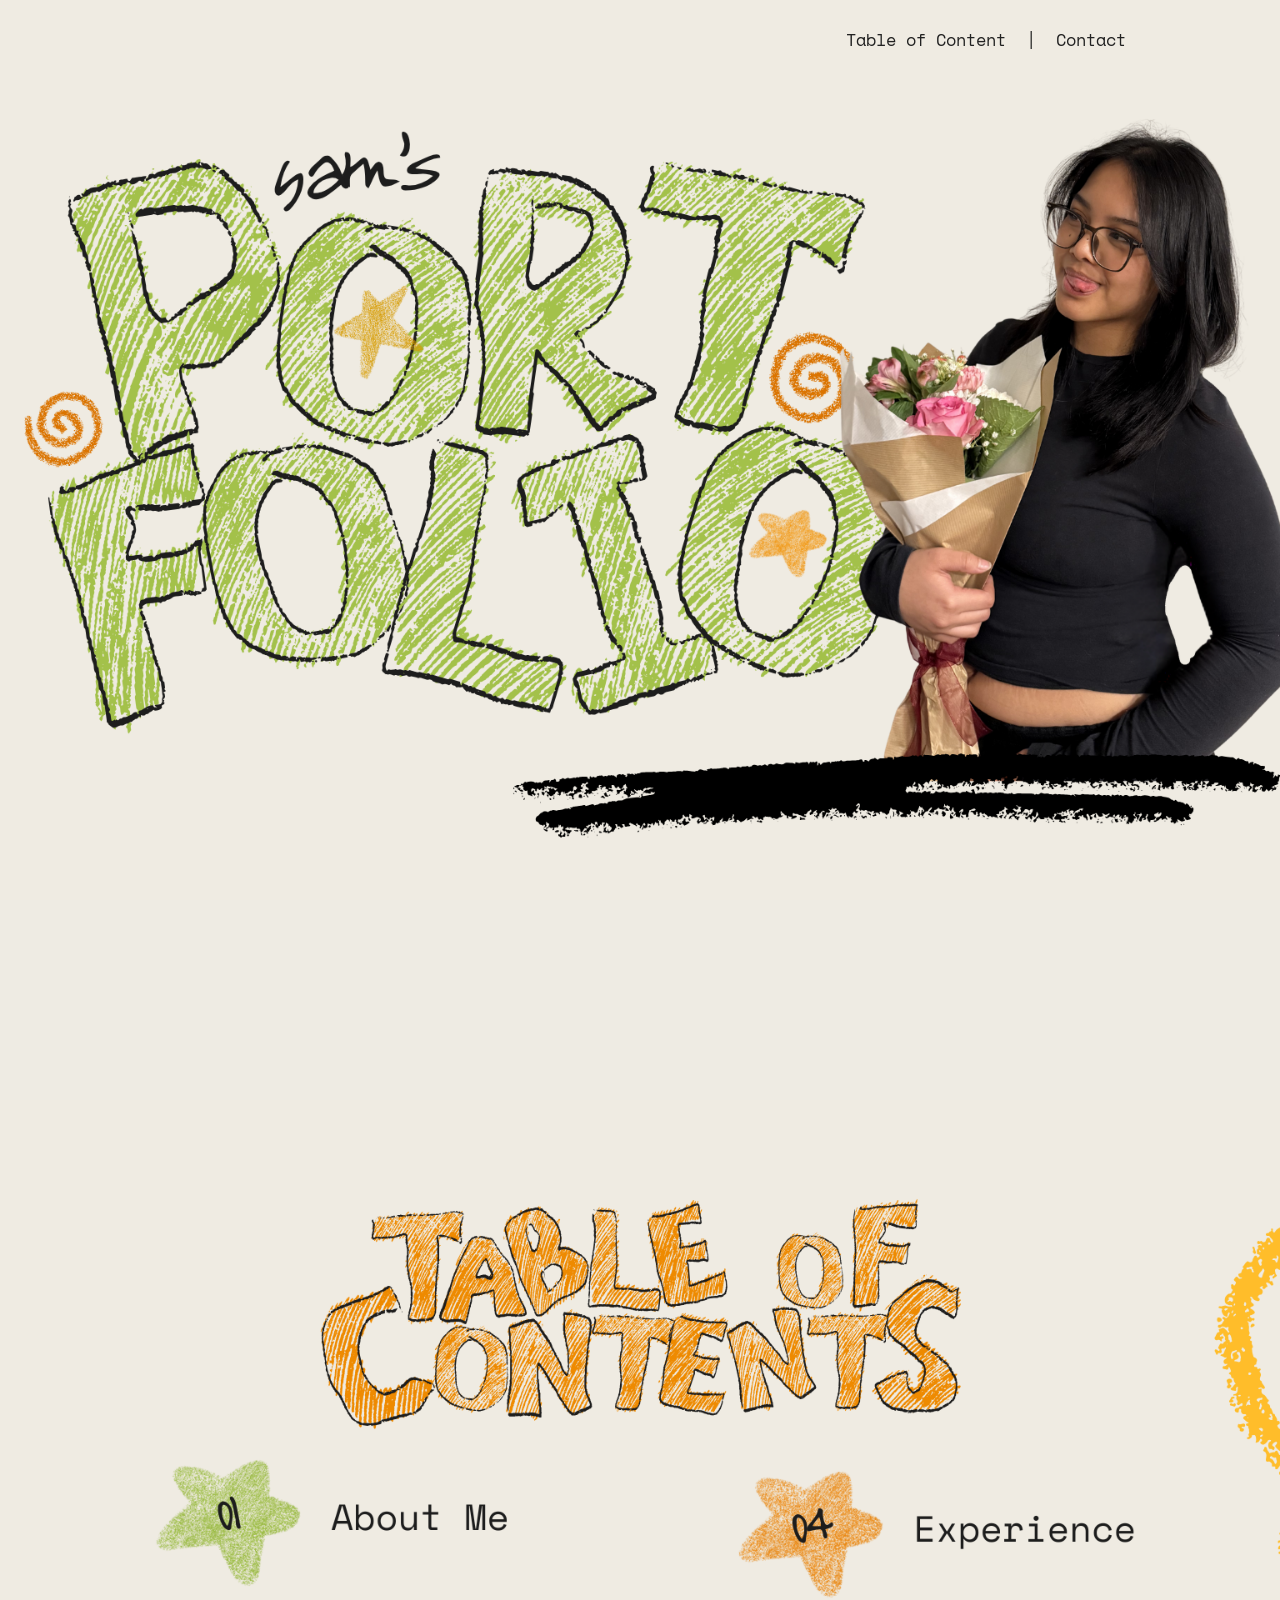
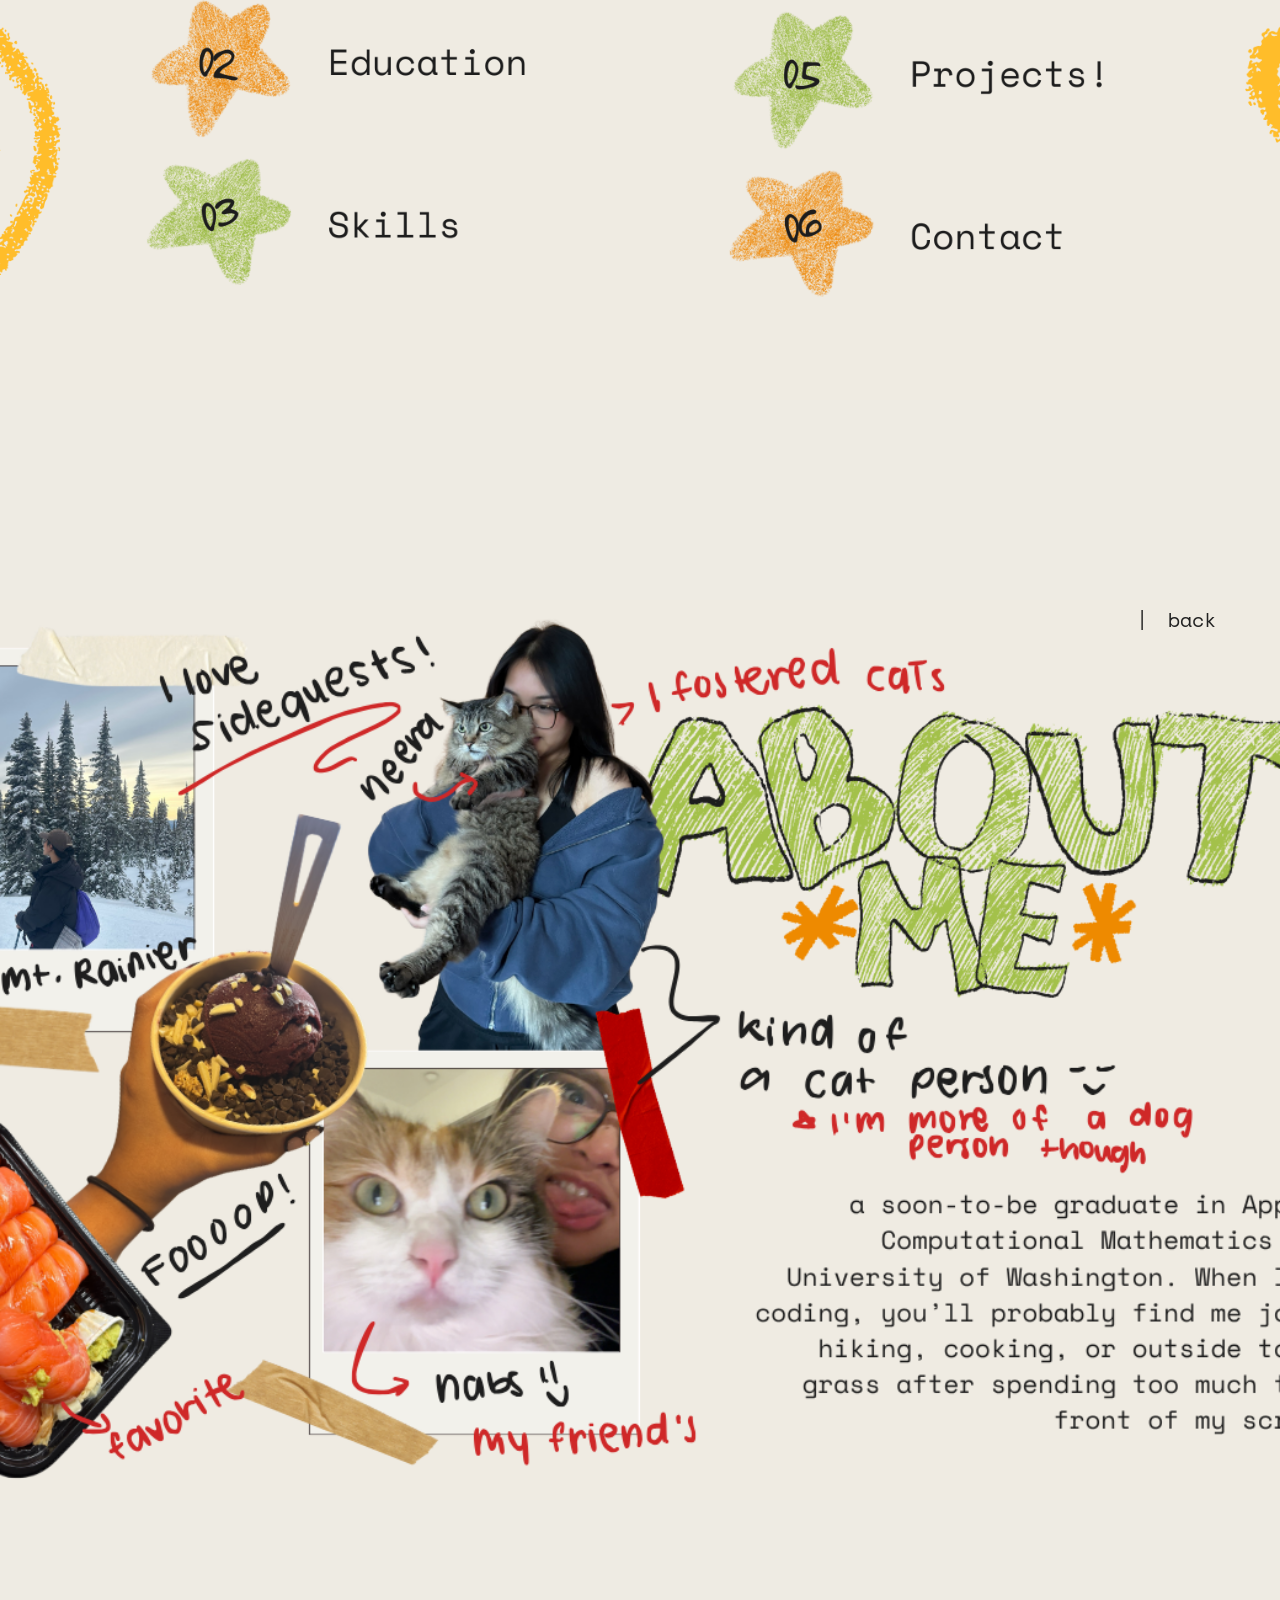
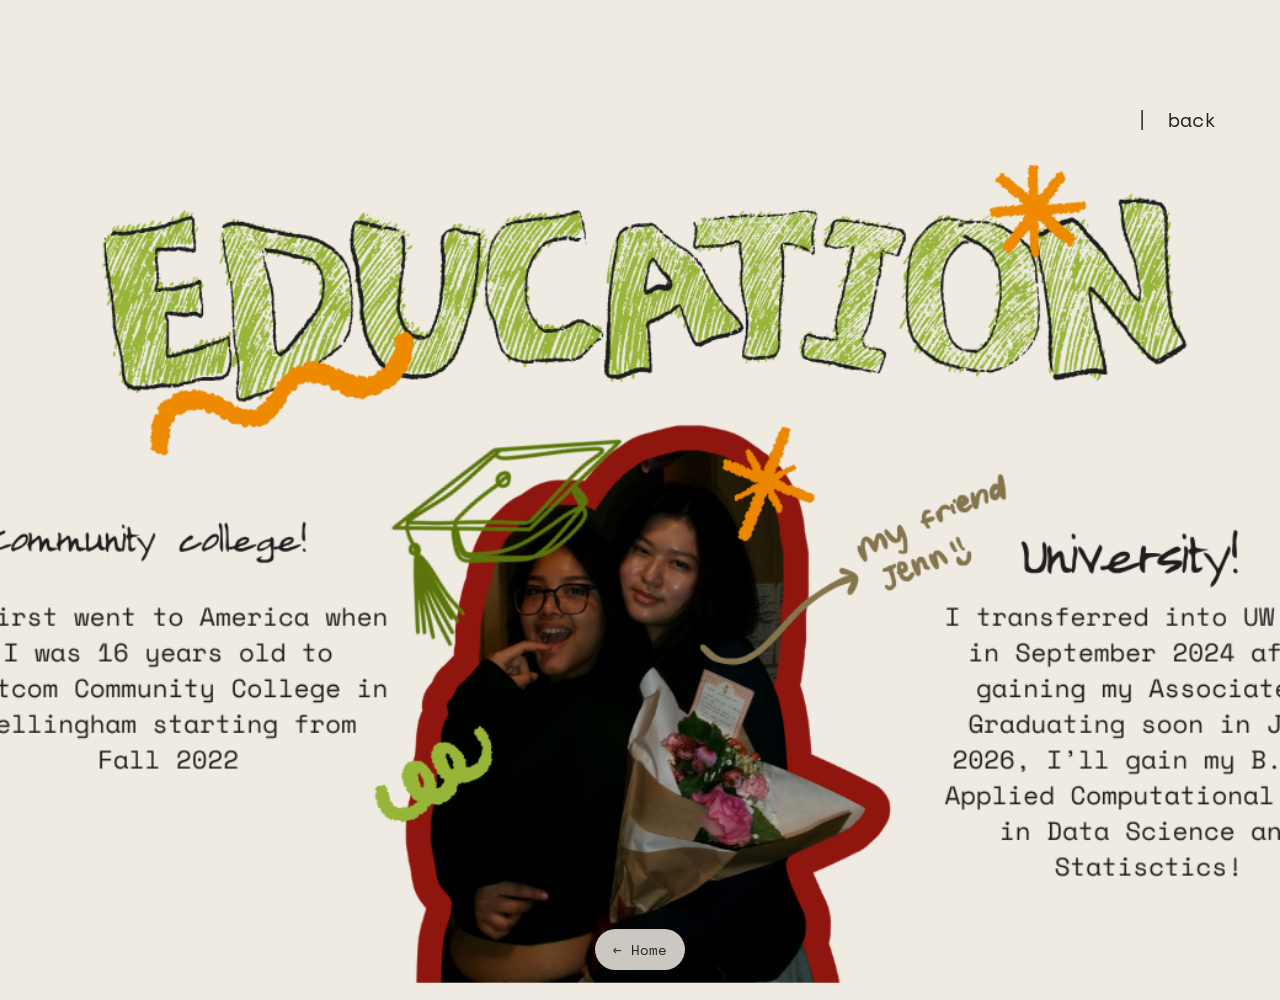
<file: index.html>
<!DOCTYPE html>
<html lang="en">
<head>
  <meta charset="UTF-8" />
  <meta name="viewport" content="width=device-width, initial-scale=1.0" />
  <title>Sam's Portfolio</title>

  <link rel="stylesheet" href="style.css" />

  <link rel="preconnect" href="https://fonts.googleapis.com">
  <link rel="preconnect" href="https://fonts.gstatic.com" crossorigin>
  <link href="https://fonts.googleapis.com/css2?family=Space+Mono&display=swap" rel="stylesheet">
</head>

<body>

  <!-- COVER -->
  <section id="cover" class="slide">
    <div class="slide-wrap">
      <img src="slides/cover.png" alt="Cover page">

      <nav class="navbar">
        <a href="#contents">Table of Content</a>
        <span>|</span>
        <a href="qualifications.html#contact">Contact</a>
      </nav>
  </section>

  <!-- TABLE OF CONTENTS -->
  <section id="contents" class="slide">
    <div class="slide-wrap">
      <img src="slides/content.png" alt="Table of contents">

      <div class="toc-links">
        <a href="#about" class="toc-btn about">About Me</a>
        <a href="#education" class="toc-btn education">Education</a>
        <a href="qualifications.html" class="toc-btn skills">Skills</a>
        <a href="qualifications.html" class="toc-btn experience">Experience</a>
        <a href="qualifications.html#projects" class="toc-btn projects">Projects</a>
        <a href="qualifications.html#contact" class="toc-btn contact">Contact</a>
      </div>
    </div>
  </section>

  <!-- ABOUT -->
  <section id="about" class="slide">
    <div class="slide-wrap">
      <img src="slides/about.png" alt="About me">
      <nav class= "back">
        <span>|</span>
        <a href="#contents"> back
        </a>
        </nav>
    </div>
  </section>

  <!-- EDUCATION -->
  <section id="education" class="slide">
    <div class="slide-wrap">
      <img src="slides/edu.png" alt="Education">
      <nav class= "back">
        <span>|</span>
        <a href="#contents"> back
        </a>
        </nav>
        <footer class="footer-nav">
        <a href="#cover">← Home</a>
      </footer>
    </div>
  </section>

</body>
</html>
</file>
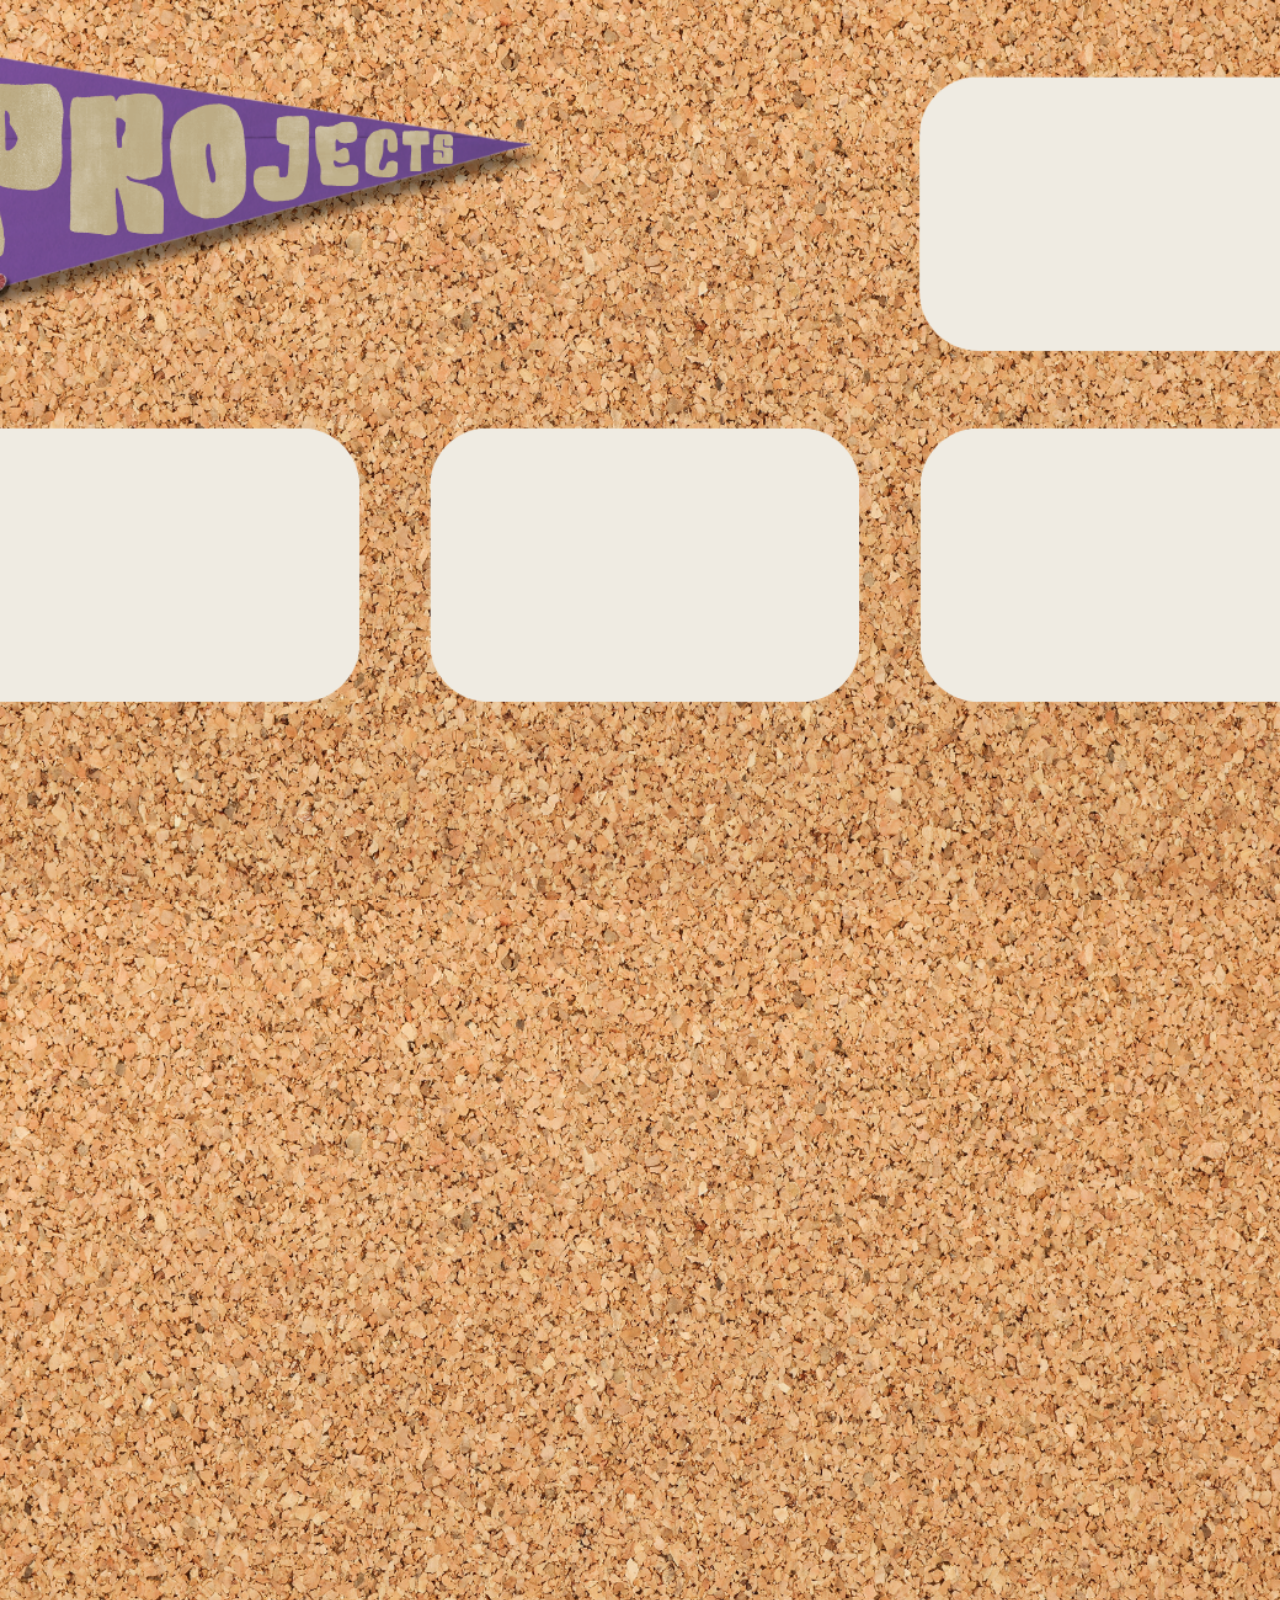
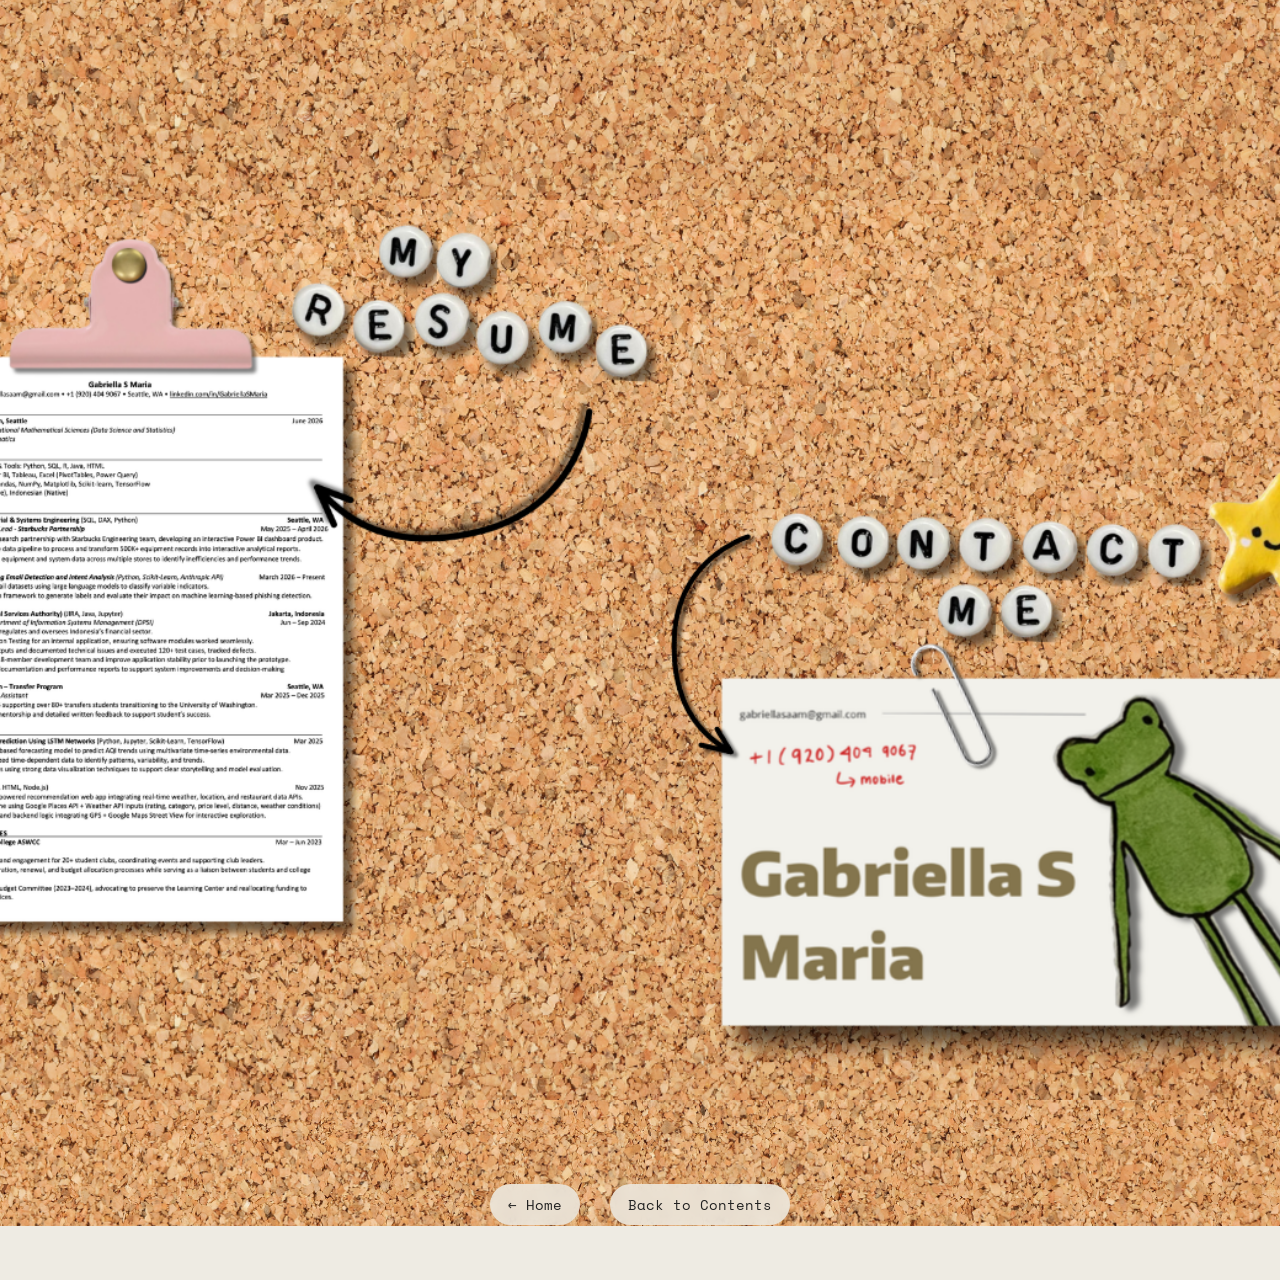
<file: qualifications.html>
<!DOCTYPE html>
<html lang="en">
<head>
  <meta charset="UTF-8" />
  <meta name="viewport" content="width=device-width, initial-scale=1.0"/>
  <title>Qualifications</title>

  <link rel="stylesheet" href="style.css" />

  <link rel="preconnect" href="https://fonts.googleapis.com">
  <link rel="preconnect" href="https://fonts.gstatic.com" crossorigin>
  <link href="https://fonts.googleapis.com/css2?family=Space+Mono&display=swap" rel="stylesheet">
</head>

<body>
  <!-- PROJECTS -->
  <section id="projects" class="slide">
  <div class="slide-wrap clickable-slide">
    <img src="slides/7.png" alt="Projects">

    <!-- Project 1 -->
    <a class="hotspot p1"
    href="https://skootzs.github.io/risky-business/"
    target="_blank">
    <div class="project-info">
      <h3>Risky Business Portfolio</h3>
      <p>Machine Learning-Based Quantitative Equity Forecasting</p>
    </div>
    </a>

    <!-- Project 2 -->
    <a class="hotspot p2"
    href="https://docs.google.com/presentation/d/1092LgWlhXLg7F3O-XbPZTc_--NUEcOxrPhk0mDvyrA4/edit?usp=sharing"
    target="_blank">
    <div class="project-info">
      <h3>Gun Violence Analysis</h3>
      <p>Data Exploration and Visualization of Gun Violence Data based in the U.S.</p>
    </div>
    </a>

    <!-- Project 3 -->
    <a class="hotspot p3"
    href="https://docs.google.com/presentation/d/1CvPBa0HiqOkUA2ukv3LN1E_XuolZkc_iBOXJc7uL-o0/edit?usp=sharing"
    target="_blank">
    <div class="project-info">
      <h3>MoodiEats</h3>
      <p>A mobile app for discovering and sharing mood-based food recommendations.</p>
    </div>
    </a>

    <!-- Project 4 -->
    <a class="hotspot p4"
    href="slides/Predicting AQI.pdf"
    target="_blank">
    <div class="project-info">
      <h3>Predicting Air Quality Index</h3>
      <p>Combined exploratory data analysis and AI techniques
        to predict AQI behavior and pollutant relationships.
      </p>
    </div>
  </a>
</section>

<!-- page break -->
<section id="projects" class="slide half-break">
  <div class="slide-wrap">
    <img src="slides/break.png" alt="Projects">
  </div>
</section>

<!-- CONTACT -->
 <section id="contact" class="slide">
  <div class="slide-wrap">
    <img src="slides/contact.png" alt="Contact">
    <a class="hotspot resume-link" href="slides/resume.pdf" target="_blank"></a>
    <a class="hotspot card-link" href="slides/card.pdf" target="_blank"></a>
  </div>
</section>

<!-- small page break -->
 <section id="projects" class="slide mini-break">
  <div class="slide-wrap">
    <img src="slides/break.png" alt="Projects">
    <footer class="footer-nav">
      <a href="index.html#cover">← Home</a>
      <a href="index.html#contents">Back to Contents</a>
    </footer>
  </div>
</section>

</body>
</html>
</file>
<file: style.css>
html, body {
  margin: 0;
  padding: 0;
  width: 100%;
  background-color: rgb(238, 235, 227);
  font-family: 'Space Mono', monospace;
  scroll-behavior: smooth;
}

.slide {
  width: 100vw;
  height: 100vh;
  position: relative;
  overflow: hidden;
  background-color: rgb(238, 235, 227);
}

#cover {
  margin-bottom: 200px;
}
#contents {
  margin-bottom: 200px;
}
#about {
  margin-bottom: 200px;
}

.slide-wrap {
  position: relative;
  width: 100vw;
  height: 100vh;
  overflow: hidden;
}

.slide-wrap img {
  width: 100%;
  height: 100%;
  object-fit: cover;
  display: block;
}

/* COVER NAVBAR */
.navbar { 
  position: absolute;
  top: 3%;
  right: 12%;
  z-index: 10;
  display: flex;
  gap: 20px;
  align-items: center;
}

.navbar a,
.navbar span {
  text-decoration: none;
  color: #222;
  font-size: clamp(10px, 1.3vw, 18px);
}

.navbar a:hover {
  color: #8aaa45;
}

/* INVISIBLE TOC BUTTONS */
.toc-links {
  position: absolute;
  inset: 0;
  z-index: 20;
}

.toc-btn {
  position: absolute;
  display: block;
  text-decoration: none;

  /* makes text invisible */
  color: transparent;
  font-size: 25px;

  /* no debug border */
  border: none;
  background: transparent;
}

/* LEFT SIDE */
.about {
  top: 43%;
  left: 18%;
  width: 30%;
  height: 10%;
}

.education {
  top: 59%;
  left: 18%;
  width: 30%;
  height: 8%;
}

.skills {
  top: 77%;
  left: 18%;
  width: 30%;
  height: 8%;
}

/* RIGHT SIDE */
.experience {
  top: 44%;
  left: 58%;
  width: 100%;
  height: 8%;
}

.projects {
  top: 60%;
  left: 58%;
  width: 100%;
  height: 8%;
}

.contact {
  top: 78%;
  left: 58%;
  width: 100%;
  height: 8%;
}

/* back button */
.back { 
  position: absolute;
  top: 0.5%;
  right: 5%;
  z-index: 10;
  display: flex;
  gap: 20px;
  align-items: center;
}

.back a,
.back span {
  text-decoration: none;
  color: #222;
  font-size: clamp(20px, 1.3vw, 18px);
}

.back a:hover {
  color: #8aaa45;
}

.footer-nav {
  position: absolute;
  bottom: 30px;
  left: 0;
  width: 100%;

  display: flex;
  justify-content: center;
  gap: 30px;

  z-index: 30;
}

.footer-nav a {
  text-decoration: none;
  color: #222;
  font-size: 14px;

  background: rgba(238, 235, 227, 0.85);

  padding: 10px 18px;
  border-radius: 999px;

  backdrop-filter: blur(6px);

  transition: 0.2s ease;
}

.footer-nav a:hover {
  color: #8aaa45;
  transform: translateY(-2px);
}

.mini-break {
  height: 20vh;
}

.mini-break .slide-wrap {
  height: 100%;
  display: flex;
  flex-direction: column;
  justify-content: space-between;
}

.mini-break img {
  width: 100%;
  height: auto;
  max-height: 70%;
  object-fit: cover;
}

.mini-break .footer-nav {
  text-align: center;
  padding-bottom: 25px;
}


.clickable-slide {
  position: relative;
}

.clickable-slide img {
  width: 100%;
  display: block;
}

.hotspot {
  position: absolute;
  display: block;
  border-radius: 12px;
  transition: 0.2s ease;
}

.hotspot:hover {
  outline: 4px solid rgba(255, 255, 255, 0.8);
  background: rgba(255, 255, 255, 0.15);
  cursor: pointer;
}

.resume-link {
  left: 4%;
  top: 15%;
  width: 27%;
  height: 69%;
}

.card-link {
  position: absolute;

  left: 55%;
  top: 54%;

  width: 37%;
  height: 40%;

  border-radius: 10px;
}

.clickable-slide {
  position: relative;
}

.hotspot {
  position: absolute;
  border-radius: 30px;

  transition: all 0.25s ease;
}

.hotspot:hover {
  background: rgba(255,255,255,0.12);
  box-shadow: 0 0 25px rgba(255,255,255,0.8);
  outline: 3px solid rgba(255,255,255,0.9);

  transform: scale(1.03);
}

/* TOP RIGHT */
.p1 {
  left: 69%;
  top: 7%;

  width: 24%;
  height: 29%;
}

/* MIDDLE LEFT */
.p2 {
  left: 7%;
  top: 49%;

  width: 24%;
  height: 29%;
}

/* MIDDLE CENTER */
.p3 {
  left: 38.5%;
  top: 49%;

  width: 24%;
  height: 29%;
}

/* MIDDLE RIGHT */
.p4 {
  left: 69%;
  top: 49%;

  width: 24%;
  height: 29%;
}

.hotspot {
  position: absolute;
  border-radius: 30px;
  overflow: hidden;

  display: flex;
  align-items: center;
  justify-content: center;

  transition: all 0.3s ease;
}

.project-info {
  opacity: 0;

  color: white;
  text-align: center;

  padding: 20px;

  transition: opacity 0.3s ease;
}

.project-info h3 {
  margin: 0 0 10px 0;

  font-size: 1.3rem;
  font-family: "Space Mono", monospace;
}

.project-info p {
  margin: 0;

  font-size: 0.9rem;
  line-height: 1.4;

  font-family: Arial, sans-serif;
}

.hotspot:hover {
  background: rgba(0,0,0,0.45);
  backdrop-filter: blur(3px);

  box-shadow: 0 0 25px rgba(255,255,255,0.8);
  transform: scale(1.03);
}

.hotspot:hover .project-info {
  opacity: 1;
}
</file>
